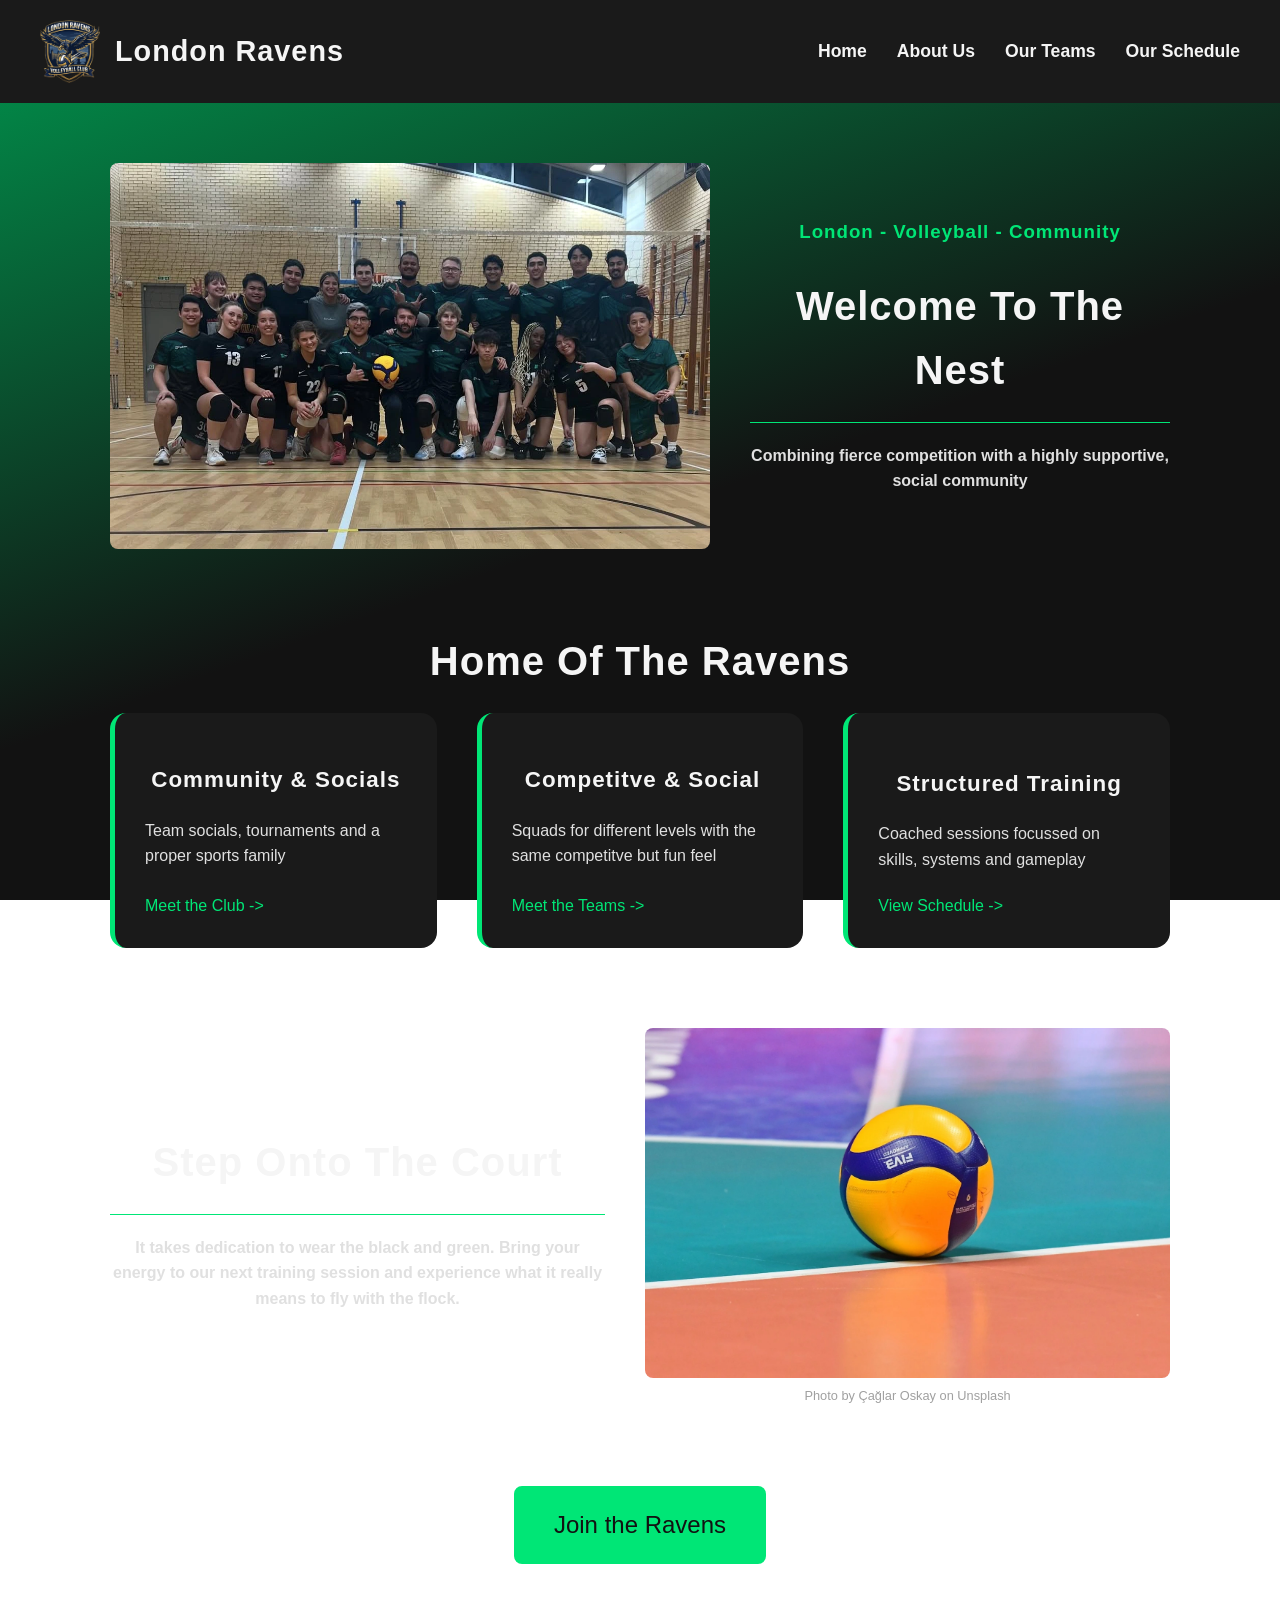
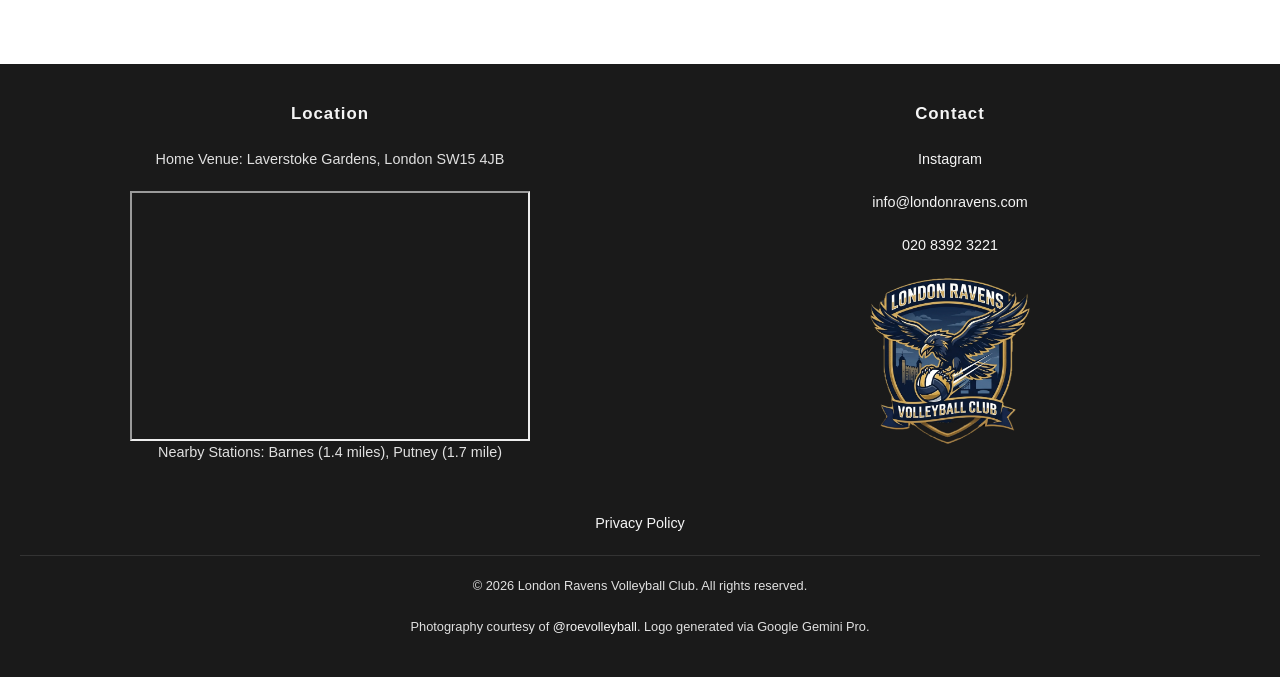
<file: index.html>
<!DOCTYPE html>
<html lang="en">
<head>
    <link rel="stylesheet" href="styles.css">
    <link rel="icon" type="image/webp" href="london_ravens_logo.webp">
    <link rel="preconnect" href="https://maps.googleapis.com">
    <link rel="preconnect" href="https://www.youtube-nocookie.com/">
    <link rel="preconnect" href="https://fonts.googleapis.com">
    <link rel="preconnect" href="https://fonts.gstatic.com" crossorigin>
    <link href="https://fonts.googleapis.com/css2?family=Inter:wght@400;600&family=Montserrat:wght@700;800&display=swap" rel="stylesheet">
    <link rel="canonical" href="https://www.londonravens.com/index.html">
    <meta name="viewport" content="width=device-width, initial-scale=1.0">
    <meta name="description" content="Welcome to the London Ravens Volleyball Club! We are a thriving, grassroots club located in the heart of 
        London. The Ravens are always looking to expand our flock. Come down to a session and see what we're all about!">
    <meta property="og:title" content="London Ravens Volleyball Club | Competitive & Social Teams in London">
    <meta property="og:description" content="Welcome to the London Ravens Volleyball Club! We are a thriving, grassroots club located in the heart of 
        London.">
    <meta property="og:image" content="london_ravens_logo.webp">
    <meta http-equiv="Content-Security-Policy" content="default-src 'self'; style-src 'self' https://fonts.googleapis.com; 
        font-src 'self' https://fonts.gstatic.com; frame-src https://www.youtube-nocookie.com/ https://www.google.com;">
    <meta http-equiv="X-Content-Type-Options" content="nosniff">
    <meta name="referrer" content="strict-origin-when-cross-origin">
    <title>London Ravens Volleyball Club | Competitive & Social Teams in London</title>
</head>
<body>
    <header>
        <div class="nav-bar">
            <a href="index.html" class="nav-brand">
                <img src="london_ravens_logo.webp" alt="London Ravens Logo" loading="lazy">
                <h1>London Ravens</h1>
            </a>
            <a href="#main-content" class="skip-link">Skip To Main Content</a>
            <nav>
                <ul>
                    <li><a href="index.html">Home</a></li>
                    <li><a href="about.html">About Us</a></li>
                    <li><a href="teams.html">Our Teams</a></li>
                    <li><a href="schedule.html">Our Schedule</a></li>
                </ul>
            </nav>
        </div>
    </header>
    <main id="main-content">
        <div class="content-container">
            <img src="team_picture.webp" alt="London Ravens Team Picture" loading="lazy">
            <div class="content-text">
                <h3 class="highlight-text" >London - Volleyball - Community </h3>
                <h1>Welcome to the Nest</h1>
                <p> Combining fierce competition with a highly supportive, social community</p>
            </div>
        </div>
        <h1>Home of the Ravens</h1>
        <div class="info-grid">
            <div class="info-card">
                <h2>Community & Socials</h2>
                <p> Team socials, tournaments and a proper sports family</p> 
                <a href="about.html" class="highlight-text"> Meet the Club -></a>
            </div>
            <div class="info-card">
                <h2>Competitve & Social</h2>
                <p>Squads for different levels with the same competitve but fun feel</p>
                <a href="teams.html" class="highlight-text"> Meet the Teams -></a>
            </div>
            <div class="info-card">
                <h3>Structured Training</h3>
                <p>Coached sessions focussed on skills, systems and gameplay</p>
                <a href="schedule.html" class="highlight-text"> View Schedule -></a>
            </div>
        </div>
        <div class="content-container">
            <div class="content-text">
               <h1> Step Onto the Court</h2>
                <p> It takes dedication to wear the black and green. Bring your energy 
                    to our next training session and experience what it really means to fly with the flock.</p>
            </div>
            <div class="image-container"> 
                <img src="volleyball-background.webp" alt="Volleyball Background" loading="lazy">
                <p class="image-credits"> Photo by Çağlar Oskay on Unsplash</p>
            </div> 
        </div>
        <a href="teams.html" class="cta-button">Join the Ravens</a>
    </main>
    <footer>
        <section class="footer-container">
            <div class="left-side">
                <h3>Location</h3>
                <p> Home Venue: Laverstoke Gardens, London SW15 4JB</p>
    
                <iframe 
                    src="https://www.google.com/maps/embed?pb=!1m18!1m12!1m3!1d2485.495758368943!2d-0.24588192318356952!3d51.44948901362635!2m3!1f0!2f0!3f0!3m2!1i1024!2i768!4f13.1!3m3!1m2!1s0x48760ee0223e7175%3A0xc6fb04c8612140bb!2sRoehampton%20Sport%20and%20Fitness%20Centre!5e0!3m2!1sen!2suk!4v1700000000000!5m2!1sen!2suk" 
                    width="400" 
                    height="250" 
                    style="border:0;" 
                    allowfullscreen="" 
                    loading="lazy" 
                    referrerpolicy="no-referrer-when-downgrade"
                    title="Roehampton Sports & Fitness Centre Map">
                </iframe>
    
                <p> Nearby Stations: Barnes (1.4 miles), Putney (1.7 mile) </p>
            </div>
            <div class="right-side">
                <h3>Contact</h3>
                <a href="https://www.instagram.com/roevolleyball/" target="_blank" rel="noopener noreferrer"> Instagram</a>
                <a href="mailto:info@londonravens.com"> info@londonravens.com</a> 
                <a href="tel:020 8392 3221"> 020 8392 3221</a>
                <a href="index.html">
                    <img src="london_ravens_logo.webp" alt="London Ravens Logo" loading="lazy">
                </a>
            </div>
        </section>
        <a href="privacy.html"> Privacy Policy</a>
        <div class="site-credits">
            <p>&copy; 2026 London Ravens Volleyball Club. All rights reserved.</p>
            <p>Photography courtesy of <a href="https://www.instagram.com/roevolleyball/" target="_blank" rel="noopener noreferrer">@roevolleyball</a>. Logo generated via Google Gemini Pro.</p>
        </div>
    </footer>
</body>
</html>
</file>
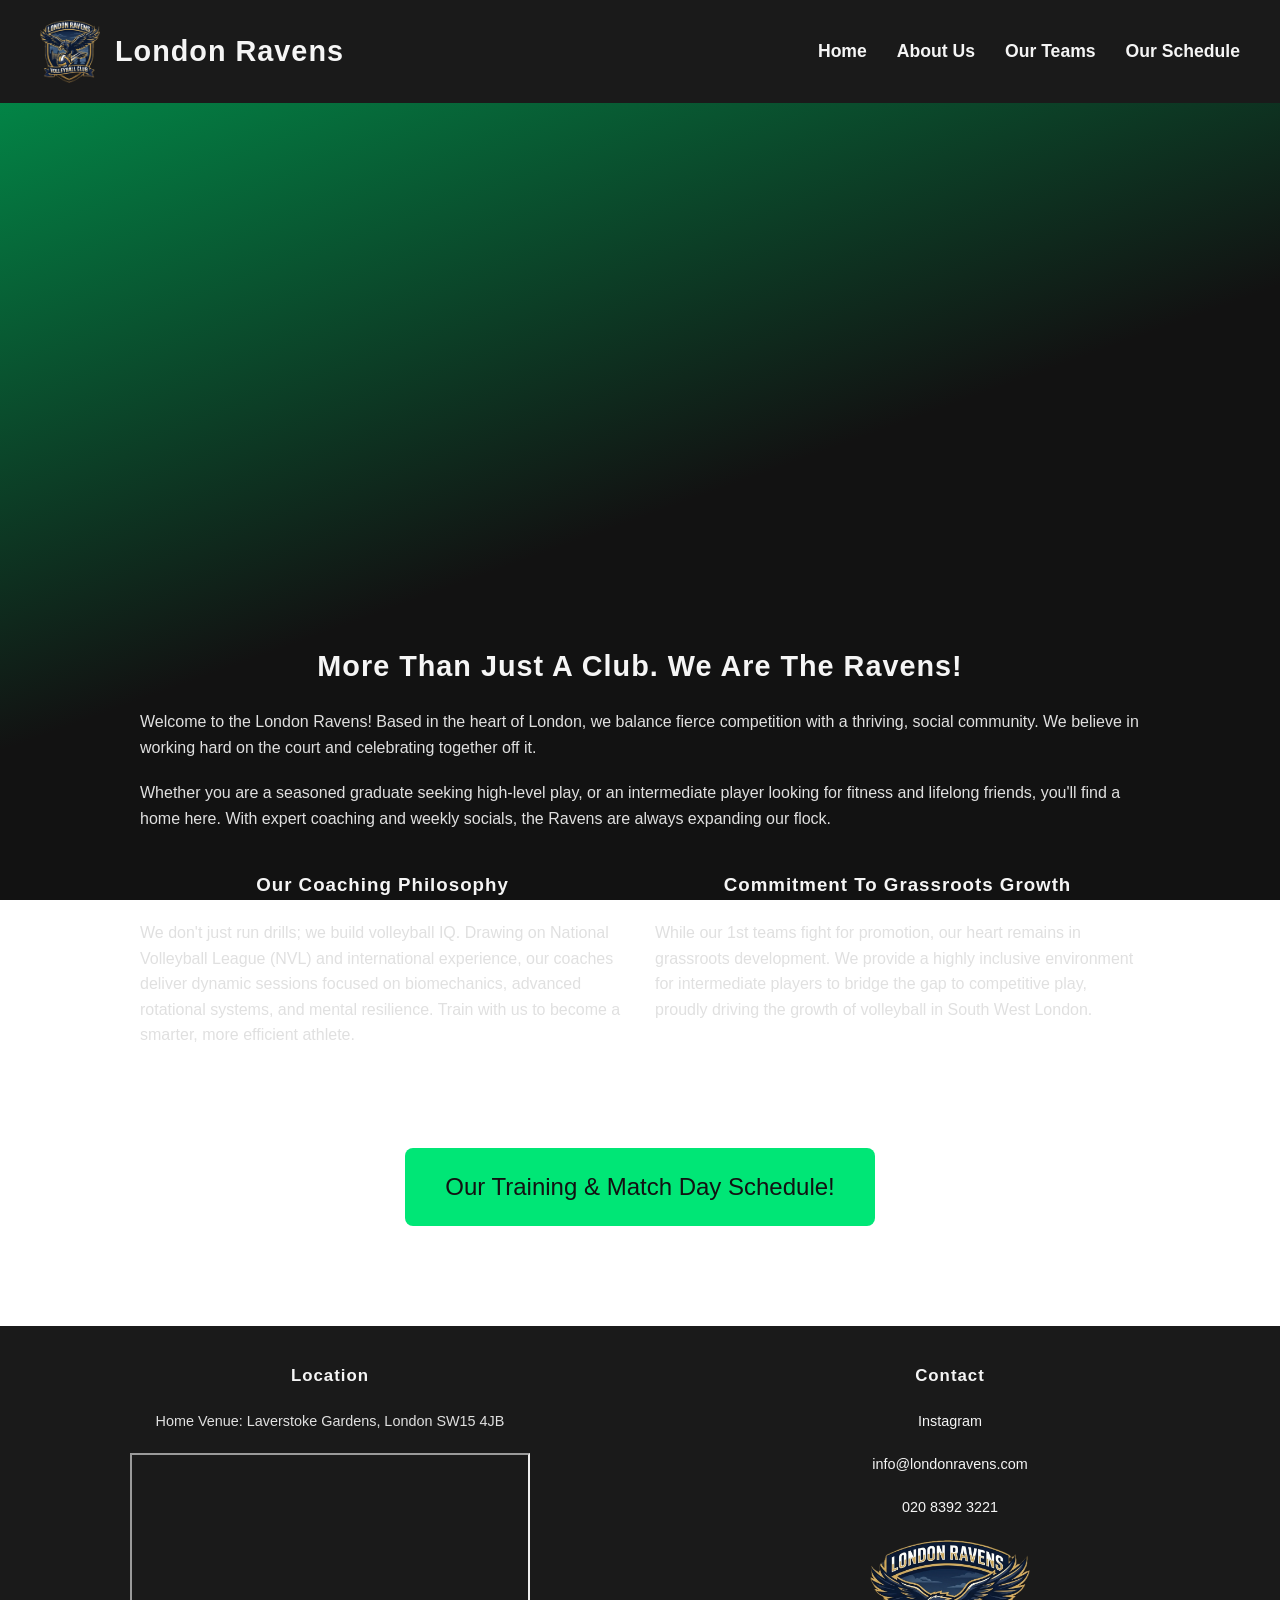
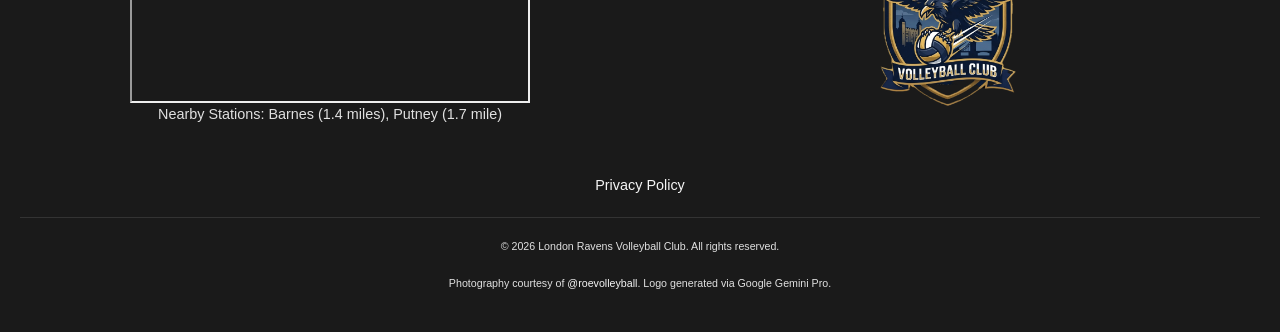
<file: about.html>
<!DOCTYPE html>
<html lang="en"> 
<head>
    <link rel="stylesheet" href="styles.css">
    <link rel="icon" type="image/webp" href="london_ravens_logo.webp">
    <link rel="preconnect" href="https://maps.googleapis.com">
    <link rel="preconnect" href="https://www.youtube-nocookie.com/">
    <link rel="preconnect" href="https://fonts.googleapis.com">
    <link rel="preconnect" href="https://fonts.gstatic.com" crossorigin>
    <link href="https://fonts.googleapis.com/css2?family=Inter:wght@400;600&family=Montserrat:wght@700;800&display=swap" rel="stylesheet">
    <link rel="canonical" href="https://www.londonravens.com/about.html">
    <meta name="viewport" content="width=device-width, initial-scale=1.0">
    <meta name="description" content="Founded on the belief that volleyball is about community as much as it is about competition, we are a thriving, 
        grassroots club located in the heart of London. We believe in working hard on the court and celebrating together off it. Whether you are a recent graduate looking to continue playing 
        at a high level, or an intermediate player wanting to stay fit and make lifelong friends, you will find a welcoming home here. With dedicated, high-level coaching, weekly social events, 
        and a passion for growing the game, the Ravens are always looking to expand our flock. Come down to a session and see what we're all about!">
    <meta property="og:title" content="About Us - London Ravens Volleyball Club">
    <meta property="og:description" content="Founded on the belief that volleyball is about community as much as it is about competition, we are a thriving, 
        grassroots club located in the heart of London. Come down to a session and see what we're all about!">
    <meta property="og:image" content="london_ravens_logo.webp">
    <meta http-equiv="Content-Security-Policy" content="default-src 'self'; style-src 'self' https://fonts.googleapis.com; 
        font-src 'self' https://fonts.gstatic.com; frame-src https://www.youtube-nocookie.com/ https://www.google.com;">
    <meta http-equiv="X-Content-Type-Options" content="nosniff">
    <meta name="referrer" content="strict-origin-when-cross-origin">
    <title>About Us - London Ravens</title>
</head>
<body>
    <header>
        <div class="nav-bar">
            <a href="index.html" class="nav-brand">
                <img src="london_ravens_logo.webp" alt="London Ravens Logo" loading="lazy">
                <h1>London Ravens</h1>
            </a>
            <a href="#main-content" class="skip-link">Skip To Main Content</a>
            <nav>
                <ul>
                    <li><a href="index.html">Home</a></li>
                    <li><a href="about.html">About Us</a></li>
                    <li><a href="teams.html">Our Teams</a></li>
                    <li><a href="schedule.html">Our Schedule</a></li>
                </ul>
            </nav>
        </div>
    </header>
    <main id="main-content">
        <iframe id="highlight-video" sandbox="allow-scripts allow-same-origin" width="100%" height="400" src="https://www.youtube-nocookie.com/embed/OM0zODlkxH0?si=GIaA9zAUxpMHK0aF" title="London Ravens Team Highlights" frameborder="0" 
            allow="accelerometer; autoplay; clipboard-write; encrypted-media; gyroscope; picture-in-picture; web-share" referrerpolicy="strict-origin-when-cross-origin" allowfullscreen></iframe>
        <h2>More Than Just a Club. We are the Ravens!</h2>
        <p>Welcome to the London Ravens! Based in the heart of London, we balance fierce competition with a thriving, social community. We believe in working hard on the court and celebrating together off it.</p>
        <p>Whether you are a seasoned graduate seeking high-level play, or an intermediate player looking for fitness and lifelong friends, you'll find a home here. With expert coaching and weekly socials, 
            the Ravens are always expanding our flock.</p>
        <div class="two-column">
            <div>
                <h3>Our Coaching Philosophy</h3>
                <p>We don't just run drills; we build volleyball IQ. Drawing on National Volleyball League (NVL) and international experience, our coaches deliver dynamic sessions focused on biomechanics, 
                    advanced rotational systems, and mental resilience. Train with us to become a smarter, more efficient athlete.</p>
            </div>
            <div>
                <h3>Commitment to Grassroots Growth</h3>
                <p>While our 1st teams fight for promotion, our heart remains in grassroots development. We provide a highly inclusive environment for intermediate players to bridge the gap to competitive play, 
                    proudly driving the growth of volleyball in South West London.</p>
            </div>
        </div>
        <a href="schedule.html" class="cta-button">Our Training & Match Day Schedule!</a>
</main>
<footer>
    <section class="footer-container">
        <div class="left-side">
            <h3>Location</h3>
            <p> Home Venue: Laverstoke Gardens, London SW15 4JB</p>

            <iframe 
                    src="https://www.google.com/maps/embed?pb=!1m18!1m12!1m3!1d2485.495758368943!2d-0.24588192318356952!3d51.44948901362635!2m3!1f0!2f0!3f0!3m2!1i1024!2i768!4f13.1!3m3!1m2!1s0x48760ee0223e7175%3A0xc6fb04c8612140bb!2sRoehampton%20Sport%20and%20Fitness%20Centre!5e0!3m2!1sen!2suk!4v1700000000000!5m2!1sen!2suk" 
                    width="400" 
                    height="250" 
                    style="border:0;" 
                    allowfullscreen="" 
                    loading="lazy" 
                    referrerpolicy="no-referrer-when-downgrade"
                    title="Roehampton Sports & Fitness Centre Map">
            </iframe>

            <p> Nearby Stations: Barnes (1.4 miles), Putney (1.7 mile) </p>
        </div>
        <div class="right-side">
            <h3>Contact</h3>
            <a href="https://www.instagram.com/roevolleyball/" target="_blank" rel="noopener noreferrer"> Instagram</a>
            <a href="mailto:info@londonravens.com"> info@londonravens.com</a> 
            <a href="tel:020 8392 3221"> 020 8392 3221</a>
            <a href="index.html">
                <img src="london_ravens_logo.webp" alt="London Ravens Logo" loading="lazy">
            </a>
        </div>
    </section>
    <a href="privacy.html"> Privacy Policy</a>
    <div class="site-credits">
        <small>
            <p>&copy; 2026 London Ravens Volleyball Club. All rights reserved.</p>
            <p>Photography courtesy of <a href="https://www.instagram.com/roevolleyball/" target="_blank" rel="noopener noreferrer">@roevolleyball</a>. Logo generated via Google Gemini Pro.</p>
        </small>
    </div>
</footer>
</body>
</html>
</file>
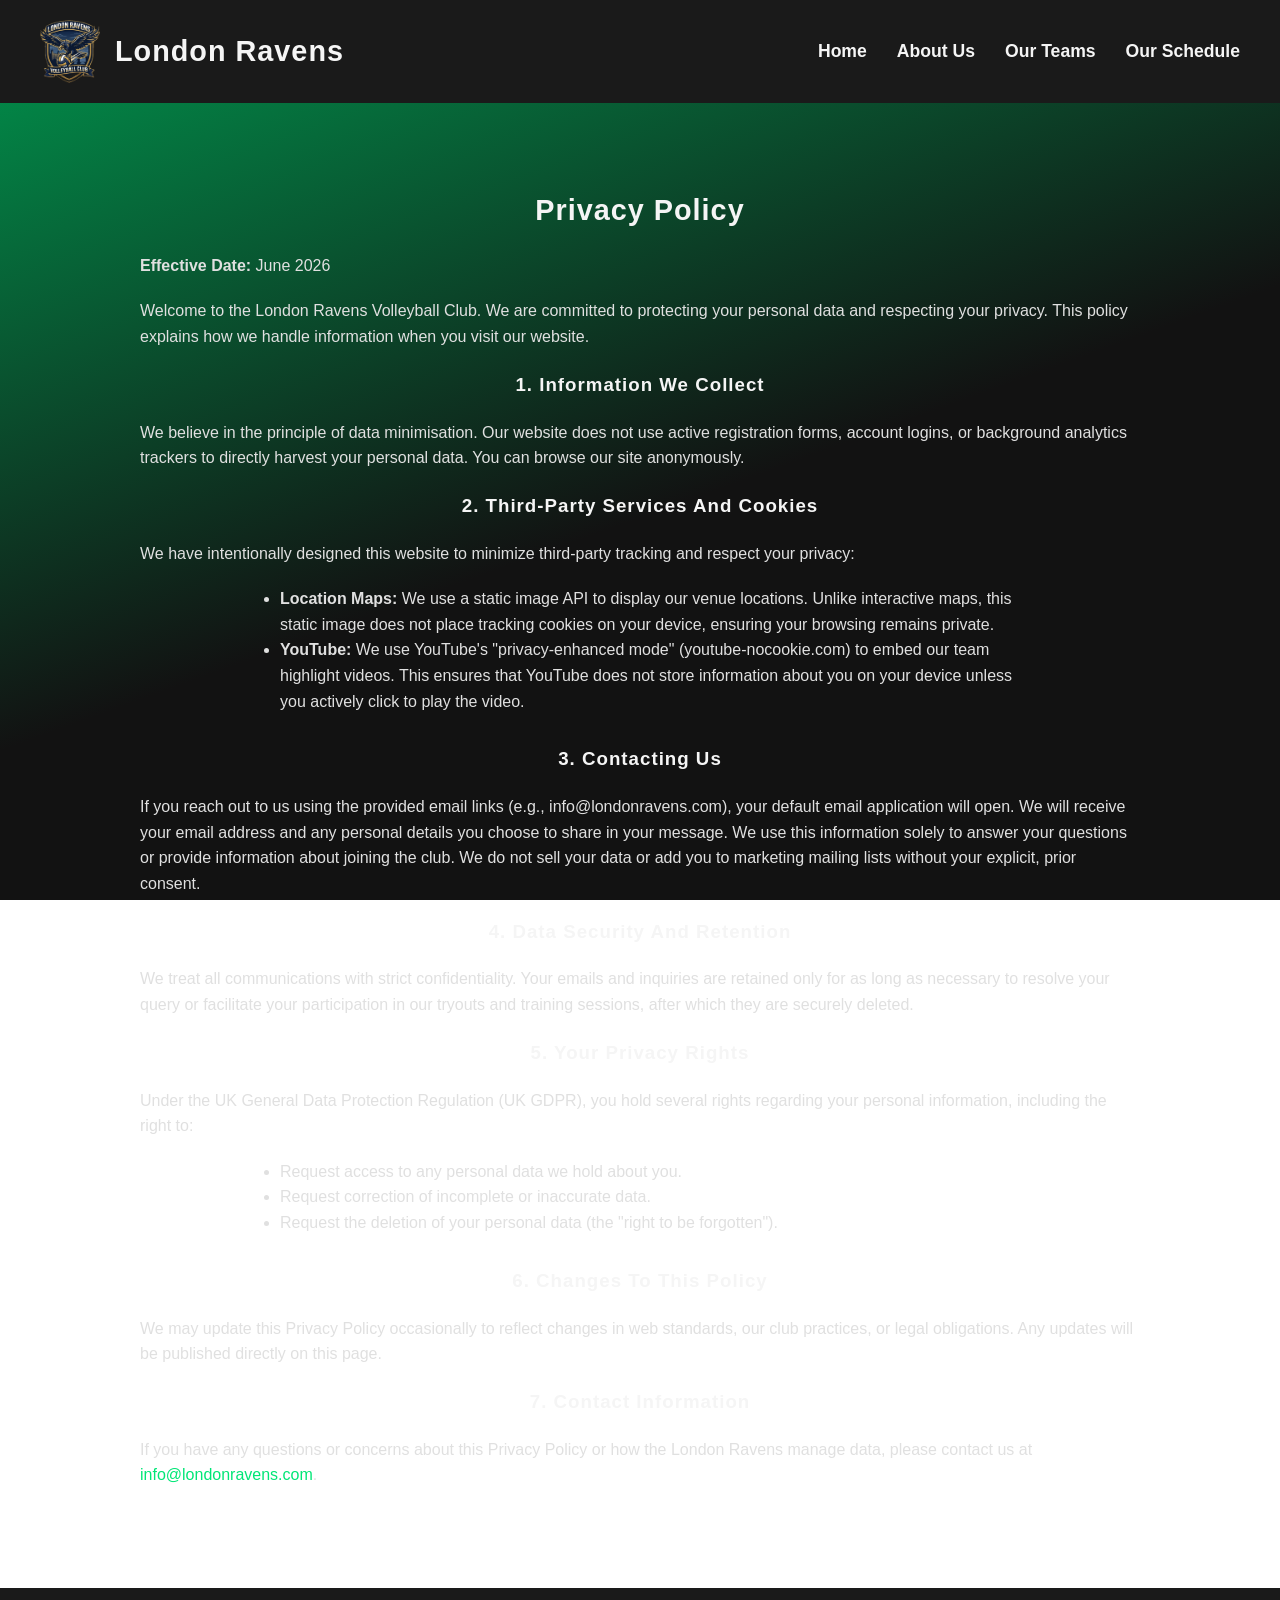
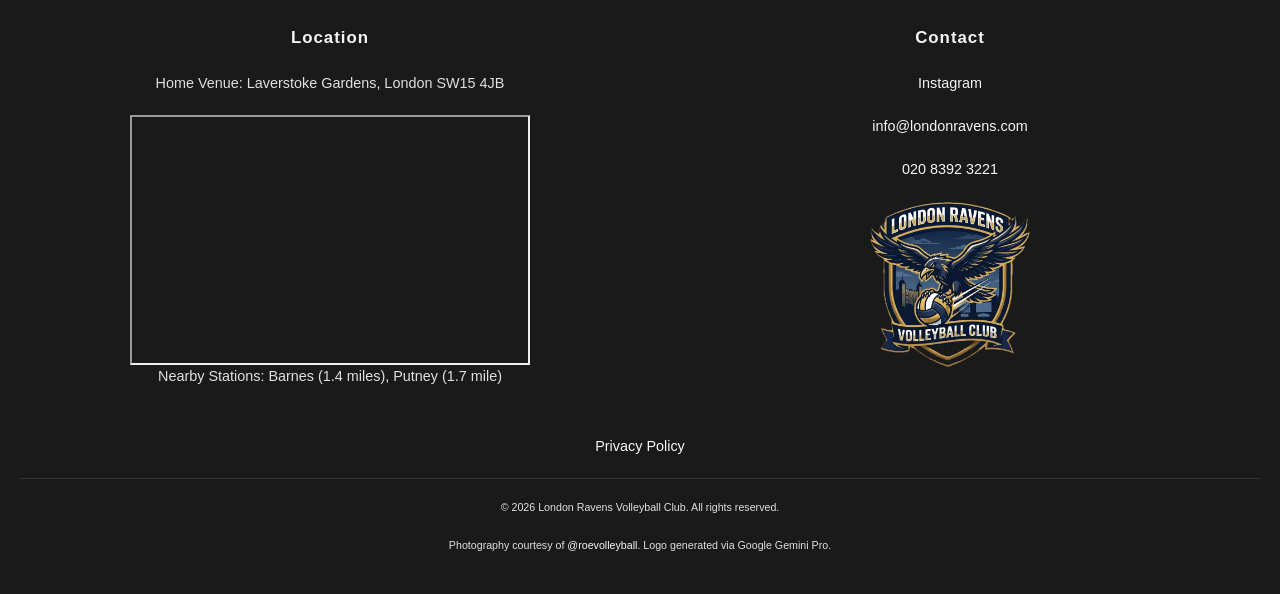
<file: privacy.html>
<!DOCTYPE html>
<html lang="en">
<head>
    <link rel="stylesheet" href="styles.css">
    <link rel="icon" type="image/webp" href="london_ravens_logo.webp">
    <link rel="preconnect" href="https://maps.googleapis.com">
    <link rel="preconnect" href="https://www.youtube-nocookie.com/">
    <link rel="preconnect" href="https://fonts.googleapis.com">
    <link rel="preconnect" href="https://fonts.gstatic.com" crossorigin>
    <link href="https://fonts.googleapis.com/css2?family=Inter:wght@400;600&family=Montserrat:wght@700;800&display=swap" rel="stylesheet">
    <link rel="canonical" href="https://www.londonravens.com/privacy.html">
    <meta name="viewport" content="width=device-width, initial-scale=1.0">
    <meta name="description" content="Read the London Ravens Volleyball Club privacy policy to understand how we collect, 
        use, and protect your personal information. We are committed to safeguarding your data and ensuring transparency in our practices.">
    <meta property="og:title" content="Privacy Policy - London Ravens">
    <meta property="og:description" content="Read the London Ravens Volleyball Club privacy policy to understand how we collect, 
        use, and protect your personal information.">
    <meta property="og:image" content="london_ravens_logo.webp">
    <meta http-equiv="Content-Security-Policy" content="default-src 'self'; style-src 'self' https://fonts.googleapis.com; 
        font-src 'self' https://fonts.gstatic.com; frame-src https://www.youtube-nocookie.com/ https://www.google.com;">
    <meta http-equiv="X-Content-Type-Options" content="nosniff">
    <meta name="referrer" content="strict-origin-when-cross-origin">
    <title>Privacy Policy - London Ravens</title>
</head>
<body>
    <header>
        <div class="nav-bar">
            <a href="index.html" class="nav-brand">
                <img src="london_ravens_logo.webp" alt="London Ravens Logo" loading="lazy">
                <h1>London Ravens</h1>
            </a>
            <a href="#main-content" class="skip-link">Skip To Main Content</a>
            <nav>
                <ul>
                    <li><a href="index.html">Home</a></li>
                    <li><a href="about.html">About Us</a></li>
                    <li><a href="teams.html">Our Teams</a></li>
                    <li><a href="schedule.html">Our Schedule</a></li>
                </ul>
            </nav>
        </div>
    </header>
    <main id="main-content">
        <h2>Privacy Policy</h2>
        <p><strong>Effective Date:</strong> June 2026</p>

        <p>Welcome to the London Ravens Volleyball Club. We are committed to protecting your personal data and respecting your privacy. This policy explains how we handle information when you visit our website.</p>

        <h3>1. Information We Collect</h3>
        <p>We believe in the principle of data minimisation. Our website does not use active registration forms, account logins, or background analytics trackers to directly harvest your personal data. You can browse our site anonymously.</p>

        <h3>2. Third-Party Services and Cookies</h3>
        <p>We have intentionally designed this website to minimize third-party tracking and respect your privacy:</p>
        <ul>
            <li><strong>Location Maps:</strong> We use a static image API to display our venue locations. Unlike interactive maps, this static image does not place tracking cookies on your device, ensuring your browsing remains private.</li>
            <li><strong>YouTube:</strong> We use YouTube's "privacy-enhanced mode" (youtube-nocookie.com) to embed our team highlight videos. This ensures that YouTube does not store information about you on your device unless you actively click to play the video.</li>
        </ul>

        <h3>3. Contacting Us</h3>
        <p>If you reach out to us using the provided email links (e.g., info@londonravens.com), your default email application will open. We will receive your email address and any personal details you choose to share in your message. We use this information solely to answer your questions or provide information about joining the club. We do not sell your data or add you to marketing mailing lists without your explicit, prior consent.</p>

        <h3>4. Data Security and Retention</h3>
        <p>We treat all communications with strict confidentiality. Your emails and inquiries are retained only for as long as necessary to resolve your query or facilitate your participation in our tryouts and training sessions, after which they are securely deleted.</p>

        <h3>5. Your Privacy Rights</h3>
        <p>Under the UK General Data Protection Regulation (UK GDPR), you hold several rights regarding your personal information, including the right to:</p>
        <ul>
            <li>Request access to any personal data we hold about you.</li>
            <li>Request correction of incomplete or inaccurate data.</li>
            <li>Request the deletion of your personal data (the "right to be forgotten").</li>
        </ul>

        <h3>6. Changes to This Policy</h3>
        <p>We may update this Privacy Policy occasionally to reflect changes in web standards, our club practices, or legal obligations. Any updates will be published directly on this page.</p>

        <h3>7. Contact Information</h3>
        <p class="additional-space">If you have any questions or concerns about this Privacy Policy or how the London Ravens manage data, please contact us at <a href="mailto:info@londonravens.com">info@londonravens.com</a>.</p>
    </main>
    <footer>
        <section class="footer-container">
            <div class="left-side">
                <h3>Location</h3>
                <p> Home Venue: Laverstoke Gardens, London SW15 4JB</p>
    
                <iframe 
                    src="https://www.google.com/maps/embed?pb=!1m18!1m12!1m3!1d2485.495758368943!2d-0.24588192318356952!3d51.44948901362635!2m3!1f0!2f0!3f0!3m2!1i1024!2i768!4f13.1!3m3!1m2!1s0x48760ee0223e7175%3A0xc6fb04c8612140bb!2sRoehampton%20Sport%20and%20Fitness%20Centre!5e0!3m2!1sen!2suk!4v1700000000000!5m2!1sen!2suk" 
                    width="400" 
                    height="250" 
                    style="border:0;" 
                    allowfullscreen="" 
                    loading="lazy" 
                    referrerpolicy="no-referrer-when-downgrade"
                    title="Roehampton Sports & Fitness Centre Map">
                </iframe>
    
                <p> Nearby Stations: Barnes (1.4 miles), Putney (1.7 mile) </p>
            </div>
            <div class="right-side">
                <h3>Contact</h3>
                <a href="https://www.instagram.com/roevolleyball/" target="_blank" rel="noopener noreferrer"> Instagram</a>
                <a href="mailto:info@londonravens.com"> info@londonravens.com</a> 
                <a href="tel:020 8392 3221"> 020 8392 3221</a>
                <a href="index.html">
                    <img src="london_ravens_logo.webp" alt="London Ravens Logo" loading="lazy">
                </a>
            </div>
        </section>
        <a href="privacy.html"> Privacy Policy</a>
        <div class="site-credits">
            <small>
                <p>&copy; 2026 London Ravens Volleyball Club. All rights reserved.</p>
                <p>Photography courtesy of <a href="https://www.instagram.com/roevolleyball/" target="_blank" rel="noopener noreferrer">@roevolleyball</a>. Logo generated via Google Gemini Pro.</p>
            </small>
        </div>
    </footer>
</body>
</html>
</file>
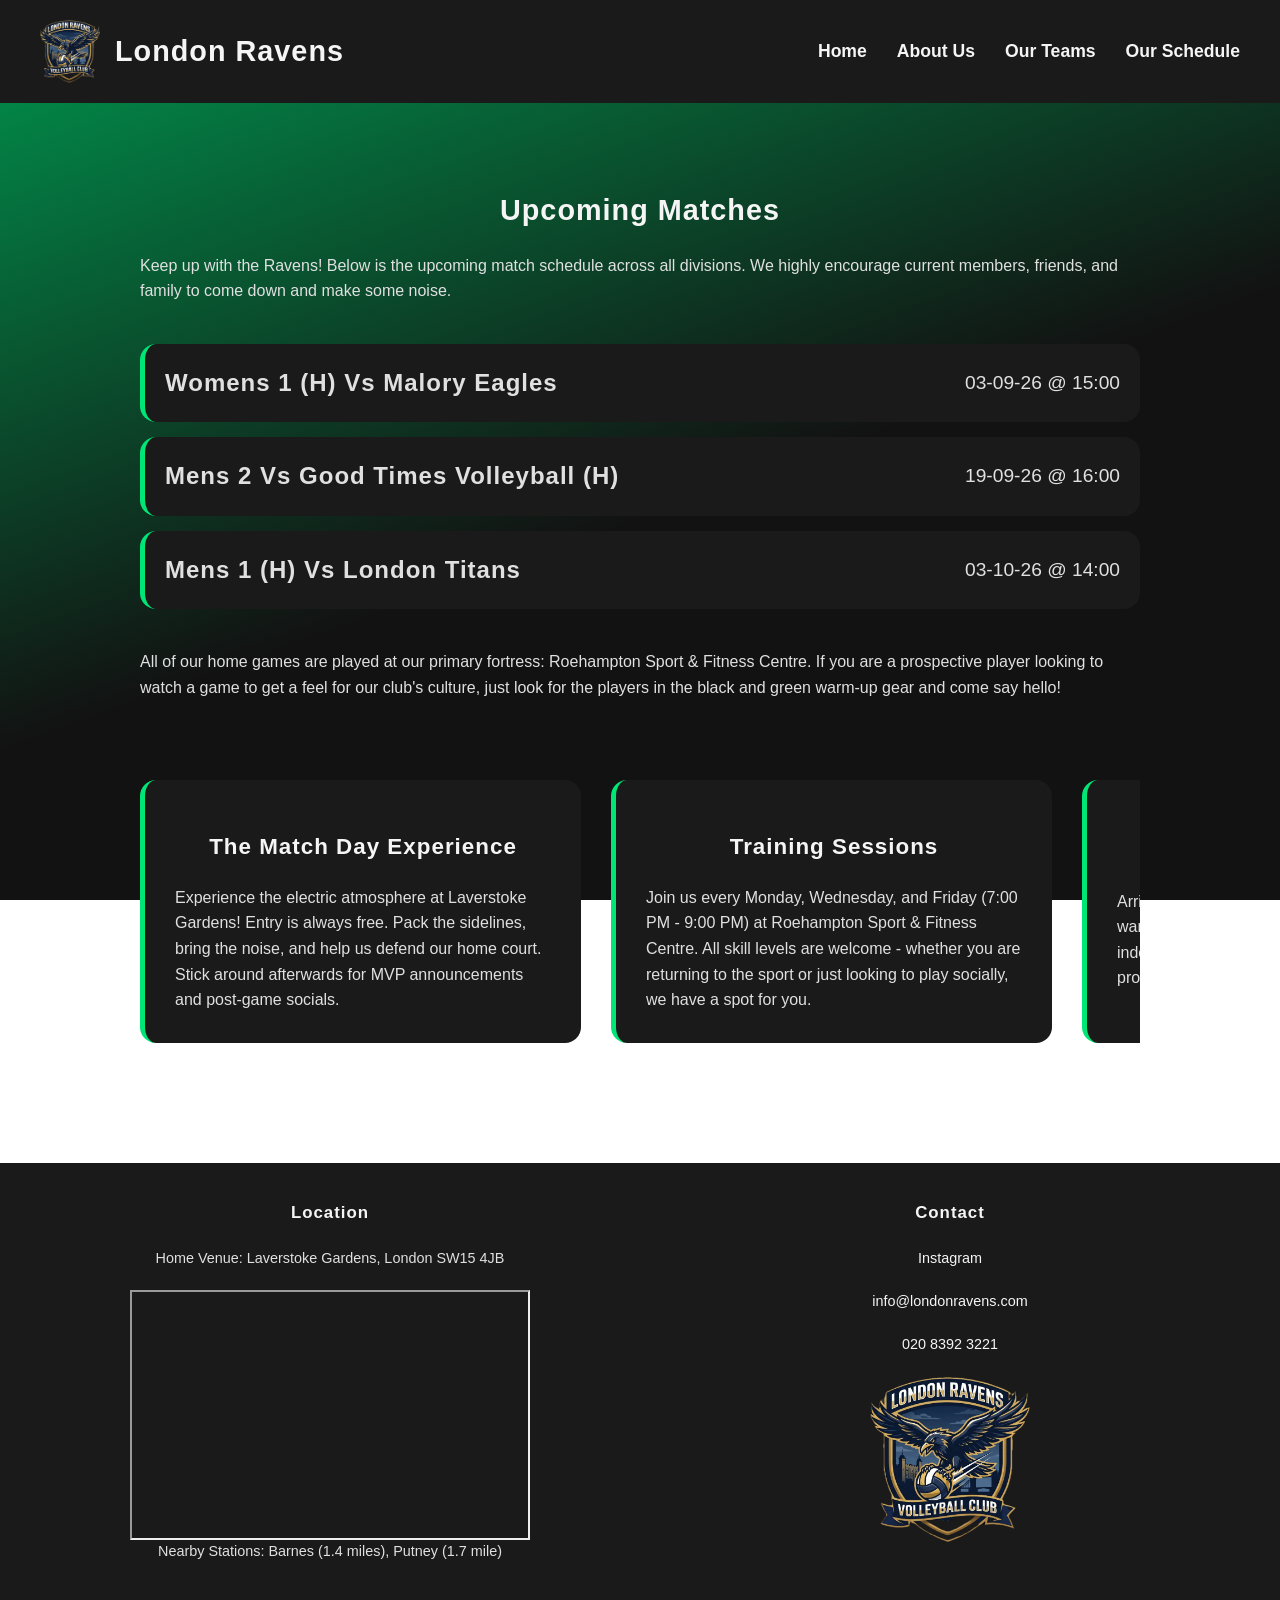
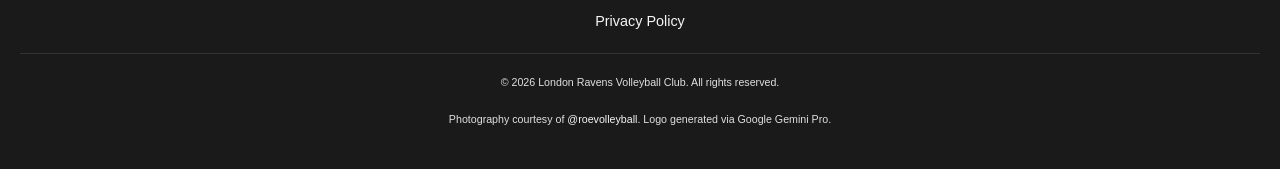
<file: schedule.html>
<!DOCTYPE html>
<html lang="en">
<head>
    <link rel="stylesheet" href="styles.css">
    <link rel="icon" type="image/webp" href="london_ravens_logo.webp">
    <link rel="preconnect" href="https://maps.googleapis.com">
    <link rel="preconnect" href="https://www.youtube-nocookie.com/">
    <link rel="preconnect" href="https://fonts.googleapis.com">
    <link rel="preconnect" href="https://fonts.gstatic.com" crossorigin>
    <link href="https://fonts.googleapis.com/css2?family=Inter:wght@400;600&family=Montserrat:wght@700;800&display=swap" rel="stylesheet">
    <link rel="canonical" href="https://www.londonravens.com/schedule.html">
    <meta name="viewport" content="width=device-width, initial-scale=1.0">
    <meta name="description" content="Keep up with the Ravens! Below is the upcoming match schedule across all divisions. 
        We highly encourage current members, friends, and family to come down and make some noise. Our training sessions 
        are held every Monday, Wednesday and Friday from 7:00 PM to 9:00 PM at the Roehampton Sport & Fitness Centre. We
        welcome players of all skill levels to come down and join us for a session. Whether you're looking to get back into 
        the game or just want to have some fun, we have a place for you on the court.">
    <meta property="og:title" content="Schedule - London Ravens Volleyball Club">
    <meta property="og:description" content="Keep up with the Ravens! Find our upcoming match schedule across all divisions
        here. We highly encourage current members, friends, and family to come down and make some noise.">
    <meta property="og:image" content="team_picture.webp">
    <meta http-equiv="Content-Security-Policy" content="default-src 'self'; style-src 'self' https://fonts.googleapis.com; 
        font-src 'self' https://fonts.gstatic.com; frame-src https://www.youtube-nocookie.com/ https://www.google.com;">
    <meta http-equiv="X-Content-Type-Options" content="nosniff">
    <meta name="referrer" content="strict-origin-when-cross-origin">
    <title>Schedule - London Ravens</title>
</head>
<body>
    <header>
        <div class="nav-bar">
            <a href="index.html" class="nav-brand">
                <img src="london_ravens_logo.webp" alt="London Ravens Logo" loading="lazy">
                <h1>London Ravens</h1>
            </a>
            <a href="#main-content" class="skip-link">Skip To Main Content</a>
            <nav>
                <ul>
                    <li><a href="index.html">Home</a></li>
                    <li><a href="about.html">About Us</a></li>
                    <li><a href="teams.html">Our Teams</a></li>
                    <li><a href="schedule.html">Our Schedule</a></li>
                </ul>
            </nav>
        </div>
    </header>
    <main id="main-content">
        <h2>Upcoming Matches</h2>
        <p> Keep up with the Ravens! Below is the upcoming match schedule across all divisions. 
            We highly encourage current members, friends, and family to come down and make some noise.</p>
        <ul class="fixture-list">
            <li class="fixture-card">
                <h3>Womens 1 (H) vs Malory Eagles</h3>
                <p>03-09-26 @ 15:00</p>
            </li>
            <li class="fixture-card">
                <h3>Mens 2 vs Good Times Volleyball (H)</h3>
                <p>19-09-26 @ 16:00</p>
            </li>
            <li class="fixture-card">
                <h3>Mens 1 (H) vs London Titans</h3>
                <p>03-10-26 @ 14:00</p>
            </li>
        </ul>
        <p class="additional-space">All of our home games are played at our primary fortress: Roehampton Sport & Fitness Centre. 
            If you are a prospective player looking to watch a game to get a feel for our club's culture, 
            just look for the players in the black and green warm-up gear and come say hello!</p>
        <div class="card-carousel">
            <div class="info-card">
                <h2>The Match Day Experience</h2>
                <p>Experience the electric atmosphere at Laverstoke Gardens! Entry is always free. Pack the sidelines, bring the noise, and help us defend our home court. 
                    Stick around afterwards for MVP announcements and post-game socials.</p> 
            </div>
            <div class="info-card">
                <h2>Training Sessions</h2>
                <p>Join us every Monday, Wednesday, and Friday (7:00 PM - 9:00 PM) at Roehampton Sport & Fitness Centre. All skill levels are welcome - whether you are 
                    returning to the sport or just looking to play socially, we have a spot for you.</p>
            </div>
            <div class="info-card">
                <h3>What to Bring To Training</h3>
                <p>Arrive 15 minutes early to assist with the nets and warm up. Bring plenty of water, knee pads, and indoor court shoes (non-marking soles only). 
                    We provide the match balls and all training equipment.</p>
            </div>
        </div>
    </main>
    <footer>
        <section class="footer-container">
            <div class="left-side">
                <h3>Location</h3>
                <p> Home Venue: Laverstoke Gardens, London SW15 4JB</p>
    
                <iframe 
                    src="https://www.google.com/maps/embed?pb=!1m18!1m12!1m3!1d2485.495758368943!2d-0.24588192318356952!3d51.44948901362635!2m3!1f0!2f0!3f0!3m2!1i1024!2i768!4f13.1!3m3!1m2!1s0x48760ee0223e7175%3A0xc6fb04c8612140bb!2sRoehampton%20Sport%20and%20Fitness%20Centre!5e0!3m2!1sen!2suk!4v1700000000000!5m2!1sen!2suk" 
                    width="400" 
                    height="250" 
                    style="border:0;" 
                    allowfullscreen="" 
                    loading="lazy" 
                    referrerpolicy="no-referrer-when-downgrade"
                    title="Roehampton Sports & Fitness Centre Map">
                </iframe>
    
                <p> Nearby Stations: Barnes (1.4 miles), Putney (1.7 mile) </p>
            </div>
            <div class="right-side">
                <h3>Contact</h3>
                <a href="https://www.instagram.com/roevolleyball/" target="_blank" rel="noopener noreferrer"> Instagram</a>
                <a href="mailto:info@londonravens.com"> info@londonravens.com</a> 
                <a href="tel:020 8392 3221"> 020 8392 3221</a>
                <a href="index.html">
                    <img src="london_ravens_logo.webp" alt="London Ravens Logo" loading="lazy">
                </a>
            </div>
        </section>
        <a href="privacy.html"> Privacy Policy</a>
        <div class="site-credits">
            <small>
                <p>&copy; 2026 London Ravens Volleyball Club. All rights reserved.</p>
                <p>Photography courtesy of <a href="https://www.instagram.com/roevolleyball/" target="_blank" rel="noopener noreferrer">@roevolleyball</a>. Logo generated via Google Gemini Pro.</p>
            </small>
        </div>
    </footer>
</body>
</html>
</file>
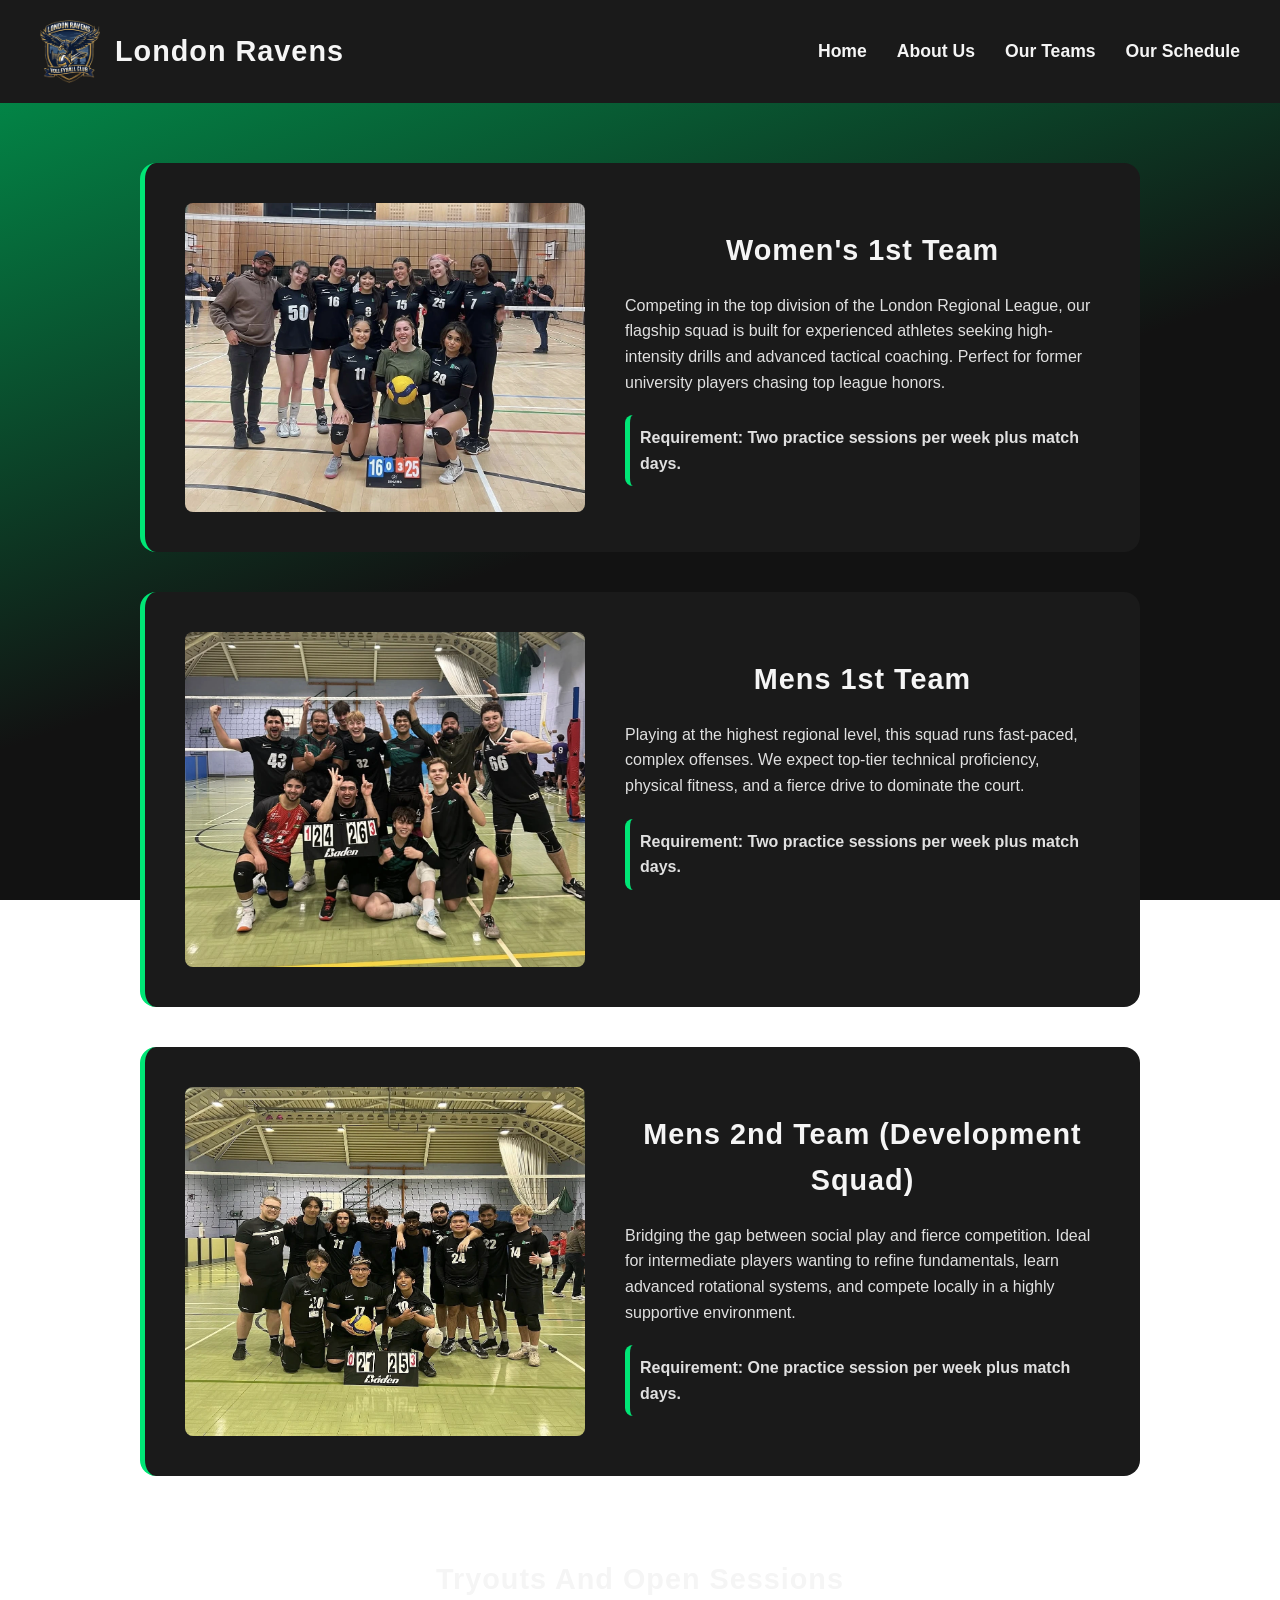
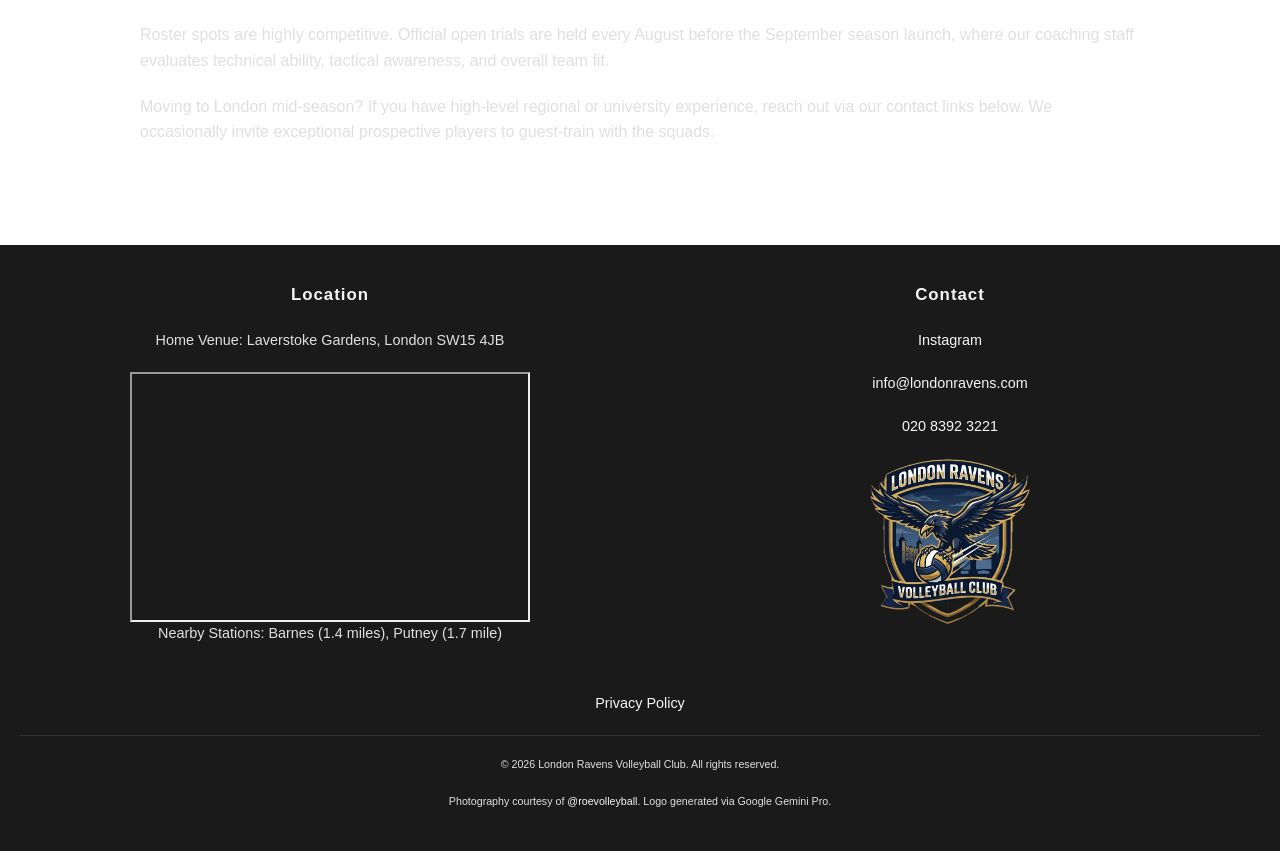
<file: teams.html>
<!DOCTYPE html>
<html lang="en">
<head> 
    <link rel="stylesheet" href="styles.css">
    <link rel="icon" type="image/webp" href="london_ravens_logo.webp">
    <link rel="preconnect" href="https://maps.googleapis.com">
    <link rel="preconnect" href="https://www.youtube-nocookie.com/">
    <link rel="preconnect" href="https://fonts.googleapis.com">
    <link rel="preconnect" href="https://fonts.gstatic.com" crossorigin>
    <link href="https://fonts.googleapis.com/css2?family=Inter:wght@400;600&family=Montserrat:wght@700;800&display=swap" rel="stylesheet">
    <link rel="canonical" href="https://www.londonravens.com/teams.html">
    <meta name="viewport" content="width=device-width, initial-scale=1.0">
    <meta name="description" content="Explore the London Ravens Volleyball Club rosters. We offer competitive Men's 1st, Women's 1st, and 
        a Development squad in the London Regional League.">
    <meta property="og:title" content="Our Teams - London Ravens Volleyball Club">
    <meta property="og:description" content="Explore the London Ravens Volleyball Club rosters. We offer competitve and developemnt teams 
        so you will be able to find your fit regardless of ability.">
    <meta property="og:image" content="team_picture.webp">
    <meta http-equiv="Content-Security-Policy" content="default-src 'self'; style-src 'self' https://fonts.googleapis.com; 
        font-src 'self' https://fonts.gstatic.com; frame-src https://www.youtube-nocookie.com/ https://www.google.com;">
    <meta http-equiv="X-Content-Type-Options" content="nosniff">
    <meta name="referrer" content="strict-origin-when-cross-origin">
    <title>Our Teams - London Ravens</title>
</head>
<body>
    <header>
        <div class="nav-bar">
            <a href="index.html" class="nav-brand">
                <img src="london_ravens_logo.webp" alt="London Ravens Logo" loading="lazy">
                <h1>London Ravens</h1>
            </a>
            <a href="#main-content" class="skip-link">Skip To Main Content</a>
            <nav>
                <ul>
                    <li><a href="index.html">Home</a></li>
                    <li><a href="about.html">About Us</a></li>
                    <li><a href="teams.html">Our Teams</a></li>
                    <li><a href="schedule.html">Our Schedule</a></li>
                </ul>
            </nav>
        </div>
    </header>
    <main id="main-content">
        <div class="team-overview">
            <div class="team-card">
                <img src="womens_team.webp" alt="Womens Team Picture" loading="lazy">
                <div class="team-description">
                    <h2>Women's 1st Team</h2>
                    <p>Competing in the top division of the London Regional League, our flagship squad is built for experienced athletes seeking 
                        high-intensity drills and advanced tactical coaching. Perfect for former university players chasing top league honors.</p>
                    <p>Requirement: Two practice sessions per week plus match days.</p>
                </div>
            </div>
            <div class="team-card">
                <img src="mens1_picture.webp" alt="Mens Team Picture" loading="lazy">
                <div class="team-description">
                    <h2>Mens 1st Team</h2>
                    <p>Playing at the highest regional level, this squad runs fast-paced, complex offenses. We expect top-tier technical proficiency, 
                        physical fitness, and a fierce drive to dominate the court.</p>
                    <p>Requirement: Two practice sessions per week plus match days.</p>
                </div>
            </div>
            <div class="team-card"> 
                <img src="mens2_picture.webp" alt="Mens 2 Team Picture" loading="lazy">
                <div class="team-description">
                    <h2>Mens 2nd Team (Development Squad)</h2>
                    <p>Bridging the gap between social play and fierce competition. Ideal for intermediate players wanting to refine fundamentals, 
                        learn advanced rotational systems, and compete locally in a highly supportive environment.</p>
                    <p>Requirement: One practice session per week plus match days.</p>
                </div>
            </div>
        </div>
        <h2>Tryouts and Open Sessions</h2>
        <p>Roster spots are highly competitive. Official open trials are held every August before the September season launch, 
            where our coaching staff evaluates technical ability, tactical awareness, and overall team fit.</p>
        <p class="additional-space">Moving to London mid-season? If you have high-level regional or university experience, reach out via our contact links below. 
            We occasionally invite exceptional prospective players to guest-train with the squads.</p>
    </main>
    <footer>
        <section class="footer-container">
            <div class="left-side">
                <h3>Location</h3>
                <p> Home Venue: Laverstoke Gardens, London SW15 4JB</p>
    
                <iframe 
                    src="https://www.google.com/maps/embed?pb=!1m18!1m12!1m3!1d2485.495758368943!2d-0.24588192318356952!3d51.44948901362635!2m3!1f0!2f0!3f0!3m2!1i1024!2i768!4f13.1!3m3!1m2!1s0x48760ee0223e7175%3A0xc6fb04c8612140bb!2sRoehampton%20Sport%20and%20Fitness%20Centre!5e0!3m2!1sen!2suk!4v1700000000000!5m2!1sen!2suk" 
                    width="400" 
                    height="250" 
                    style="border:0;" 
                    allowfullscreen="" 
                    loading="lazy" 
                    referrerpolicy="no-referrer-when-downgrade"
                    title="Roehampton Sports & Fitness Centre Map">
                </iframe>
    
                <p> Nearby Stations: Barnes (1.4 miles), Putney (1.7 mile) </p>
            </div>
            <div class="right-side">
                <h3>Contact</h3>
                <a href="https://www.instagram.com/roevolleyball/" target="_blank" rel="noopener noreferrer"> Instagram</a>
                <a href="mailto:info@londonravens.com"> info@londonravens.com</a> 
                <a href="tel:020 8392 3221"> 020 8392 3221</a>
                <a href="index.html">
                    <img src="london_ravens_logo.webp" alt="London Ravens Logo" loading="lazy">
                </a>
            </div>
        </section>
        <a href="privacy.html"> Privacy Policy</a>
        <div class="site-credits">
            <small>
                <p>&copy; 2026 London Ravens Volleyball Club. All rights reserved.</p>
                <p>Photography courtesy of <a href="https://www.instagram.com/roevolleyball/" target="_blank" rel="noopener noreferrer">@roevolleyball</a>. Logo generated via Google Gemini Pro.</p>
            </small>
        </div>
    </footer>
</body>
</html>
</file>
<file: styles.css>
* {
    box-sizing: border-box;
}

header {
    background-color: #1a1a1a;
    margin-bottom: 40px;
}

.nav-brand {
    display: flex;
    flex-direction: row;
    align-items: center;
    gap: 15px;

}

.nav-bar {
    display: flex; 
    flex-direction: column;
    align-items: center;
    max-width: 1440px;
    gap: 15px;
    padding: 20px 40px;

}

@media (min-width: 768px) {
    .nav-bar {
        flex-direction: row;
        justify-content: space-between;
        margin: 0 auto; 
    }
}

.nav-bar img {
    display: block;
    width: clamp(40px, 10vw, 60px);
    height: auto;
}

.nav-bar h1 {
    margin: 0; 
    font-size: clamp(1.6rem, 5vw, 1.8em);
    color:#F5F5F5;
    transition: color 0.3s ease;
    white-space: nowrap;
}

nav ul {
    display: flex; 
    flex-direction: column; 
    align-items: center;
    gap: 15px;
    margin: 0; 
    padding: 0; 
}

@media (min-width: 768px) {
    nav ul {
        flex-direction: row; 
        gap: 30px;
    }
}

nav li {
    text-align: center;
    list-style-type: none;
}
nav a {
    text-decoration: none;
    color: #F5F5F5;
    font-size: 1.1em;
    font-weight: 600;
    transition: color 0.3s ease;
}       
nav a:hover , nav a:focus-visible , .nav-brand:hover h1, .nav-brand:focus-visible h1 {
    color: #00E676;  
    border-radius: 8px;
}   

body {
    font-family: 'Inter', sans-serif; 
    background-image: linear-gradient(340deg,rgba(18, 18, 18, 1) 70%, rgba(0, 150, 78, 1) 100%);
    background-attachment: fixed;
    color: #F5F5F5;
    margin: 0; 
    line-height: 1.6;
    text-align: left;
}

@media (min-width: 768px) {
    body {
        background-image: linear-gradient(340deg,rgba(18, 18, 18, 1) 45%, rgba(0, 150, 78, 1) 100%);;
    }
}

main {
    padding-bottom: 50px; 
    padding: 20px; 
    max-width: 1100px;
    margin: 0 auto;
}

h1, h2, h3, h4 {
    font-family: 'Montserrat', sans-serif;
    text-align: center;
    text-transform: capitalize;
    letter-spacing: 1px;
    margin-bottom: 20px;
}

h1 {
    font-size: 2.5em;
}

h2 {
    font-size: 1.8em;
}

.highlight-text {
    color: #00E676;
}

.skip-link {
    position: absolute;
    width: 1px;
    height: 1px;
    left: -9999px;
}

.skip-link:focus-visible {
    position: static;
    left: auto; 
    height: auto;
    width: auto; 
    font-size: 1.1em;
    font-weight: 600;        
}

p {
    max-width: 1000px;
    margin: 0 auto 20px auto;
    color: #E0E0E0;
}

a {
    color: #00E676;
    text-decoration: none;
    transition: color 0.3s ease;
}

a:hover {
    color: #69F0AE
}

a:focus-visible {
    outline: 3px solid #00E676;
    outline-offset: 4px;
    border-radius: 8px;         
}
    
ul {
    color: #E0E0E0;
    max-width: 800px;
    margin: 0 auto 30px auto;
}

#highlight-video {
    display: block;
    margin: 0 auto; 
    max-width: 1100px;
    border-radius: 16px;
}

.content-container {
    display: flex;
    flex-direction: column;
    max-width: 1440px;
    margin: 0 auto; 
}

@media (min-width:768px) {
    .content-container {
        flex-direction: row;
        justify-content: space-between;
        gap: 40px;
    }
}

.content-container img, .content-container .image-container {  
        width: 100%;
        max-width: 600px;
        height: auto;
        border-radius: 8px;
        margin: 0 auto;
}

@media (min-width:768px) {
    .content-container img, .image-container {  
        margin: 0;
    }
}

.content-text {
    align-items: center;
    text-align: center;
    margin: auto auto; 
}

.content-text p {
    border-top: 1px solid #00E676;
    font-weight: bold;
    padding-top: 20px;
}

@media (min-width:768px) {
    .two-column {
        display: flex; 
        flex-direction: row;
        justify-content: space-evenly;
        max-width: 1000px;
        margin: 0 auto;
        gap: 30px;
    }

    .two-column > div {
        flex: 1;
    }
}

.card-carousel {
    display: flex;
    gap: 30px;
    overflow-x: auto;
    padding: 0 10px 20px 10px;
    scroll-snap-type: x mandatory;
    max-width: 1000px;
    margin: 40px auto; 
    -ms-overflow-style: none;
    scrollbar-width: none;
}

.card-carousel .info-card {
    flex: 0 0 85%;
    scroll-snap-align: center;
}

@media (min-width: 768px){
    .card-carousel .info-card {
        flex: 0 0 45%;
        scroll-snap-align: start;
    }
}

.info-grid {
    display: grid; 
    grid-template-columns: 1fr;
    gap: 40px; 
    max-width: 1440px;
    margin: 0 auto 60px auto; 
    padding: 0; 
}

@media (min-width: 768px) {
    .info-grid {
        grid-template-columns: repeat(3, 1fr);
    }
}

.info-card {
    display: flex; 
    flex-direction: column;
    background-color: #1a1a1a;
    border-radius: 16px;
    padding: 30px;
    border-left: 5px solid #00E676;
    transition: transform 0.2s ease; 
}

.info-card:hover {
    transform: scale(1.02);
}

.info-card h2, .info-card h3 {
    text-align: center; 
    font-size: 1.4em;
}

.info-card p {
    margin-bottom: 0;
    text-align: center;
}

.info-card a {
    margin-top: auto;
    padding-top: 20px;
    text-align: center;
}

@media (min-width: 768px) {
    .info-card a {
        text-align: left;
    }

    .info-card p {
        text-align: left;
    }
}

.team-overview {
    max-width: 1000px;
    margin: 0 auto;
}

.team-overview img {
    display: block;
    margin: 0 auto; 
    width: 100%;
    border-radius: 8px;
    max-width: 400px;
}

.team-card {
    display: flex; 
    flex-direction: column;
    background-color: #1a1a1a;
    border-radius: 16px;
    padding: 40px;
    border-left: 5px solid #00E676;
    margin-bottom: 40px;
}

.team-description p:last-child {
    border-left: 5px solid #00E676;
    border-radius: 8px;
    padding: 10px;
    font-weight: bold;
}

@media (min-width:768px) {
    .team-card {
        flex-direction: row;
        gap: 40px;
    }
}

.fixture-list {
    display: flex;
    flex-direction: column;
    align-items: stretch;
    max-width: 1000px;
    margin: 40px auto;
    gap: 15px;
    padding: 0;
    list-style-type: none;
}

.fixture-card {
    display: flex;
    flex-direction: column;
    align-items: center;
    background-color: #1a1a1a;
    border-left: 5px solid #00E676;
    border-radius: 16px;
    padding: 20px 30px;
    width: 100%;
    margin: 0 auto; 
    transition: transform 0.2s ease; 
}

.fixture-card:hover {
    transform: scale(1.02);
}

.fixture-card h3 {
    font-size: clamp(0.9rem, 2.5vw, 1.5em);
    text-wrap: nowrap;
    margin: 0;
}

.fixture-card p {
    font-size: clamp(0.8rem, 2vw, 1.2em);
    margin: 0;
}

@media (min-width:768px) {
    .fixture-card {
        flex-direction: row;
        justify-content: space-between;
        align-items: center;
        padding: 20px;
        margin: 0 auto;
    }

    .fixture-card h3 {
        text-align: left;
        margin: 0;
    }

    .fixture-card p {
        margin: 0;
    }
}

.cta-button {
    display: table;
    background-color: #00E676;
    color: #121212;
    padding: clamp(10px, 2vw, 20px) clamp(20px, 5vw, 40px);
    border-radius: 8px;
    text-decoration: none;
    text-align: center;
    font-size: clamp(1rem, 3vw, 1.5em);
    margin: 0 auto 80px auto;
    transition: background-color 0.3s ease, transform 0.2s ease;
}
.cta-button:focus-visible {
    outline: 3px solid #00E676;
    outline-offset: 4px;
    
}

.cta-button:hover {
    background-color: #00C853;
    color: #121212;
}

.cta-button:active {
    transform: scale(0.95);
}


footer {
    background-color: #1a1a1a;
    padding: 20px;
    font-size: 0.9em;
}

footer > a {
    display: block;
    text-align: center;
}

footer a {
    color: #F5F5F5;
    text-decoration: none;
}                           
footer a:hover , footer a:focus-visible {
    color: #00E676;
}
.footer-container {
    display: flex;
    flex-direction: column;
    margin: 0 auto;
}
@media (min-width:768px) {
    .footer-container {
        flex-direction: row;
        justify-content: space-between;
    }
}

.left-side, .right-side {
    display: flex;
    flex: 1;
    flex-direction: column;
    align-items: center;
}

.left-side img {
    width: 100%;
    max-width: 350px; 
    height: 200px;
    object-fit: cover;
    border-radius: 8px;
    margin-bottom: 20px;
}

.right-side a {
    display: block;
    margin-bottom: 20px;
}

.right-side img {
    max-width: 160px;
    width: 100%;
    height: auto;
    margin-bottom: 40px;

}

.image-credits {
    color: #A0A0A0;
    text-align: center;
    font-size: clamp(0.8rem, 1vw, 1.1rem);
    margin-bottom: 0;
}

.site-credits {
    color: #A0A0A0;
    font-size: clamp(0.8rem, 1vw, 3.5rem);
    text-align: center;
    border-top: 1px solid #333;
    margin-top: 20px;
    padding-top: 20px;
}

.additional-space {
    margin-bottom: 80px;
}

#highlight-video,
.content-container, 
.info-grid, 
.two-column, 
.team-overview, 
.card-carousel {
    margin-bottom: 80px;
}
</file>
